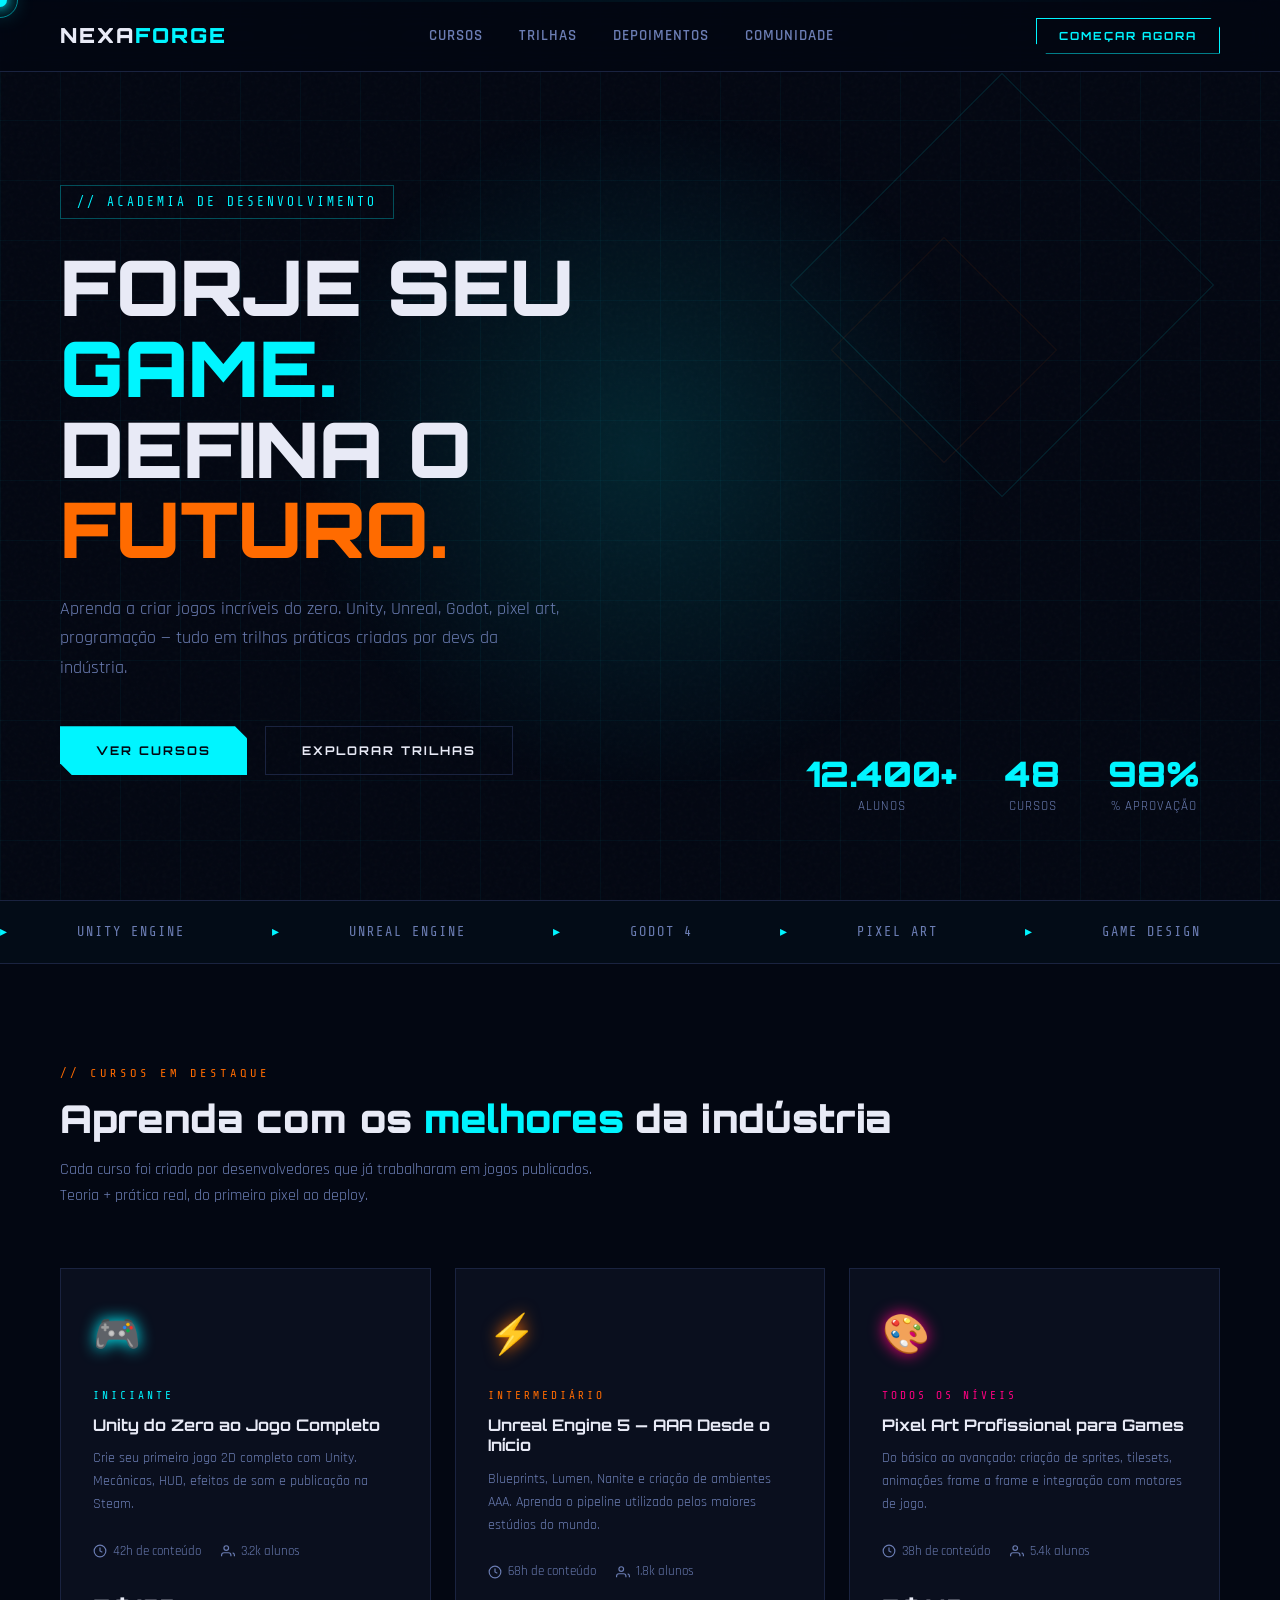
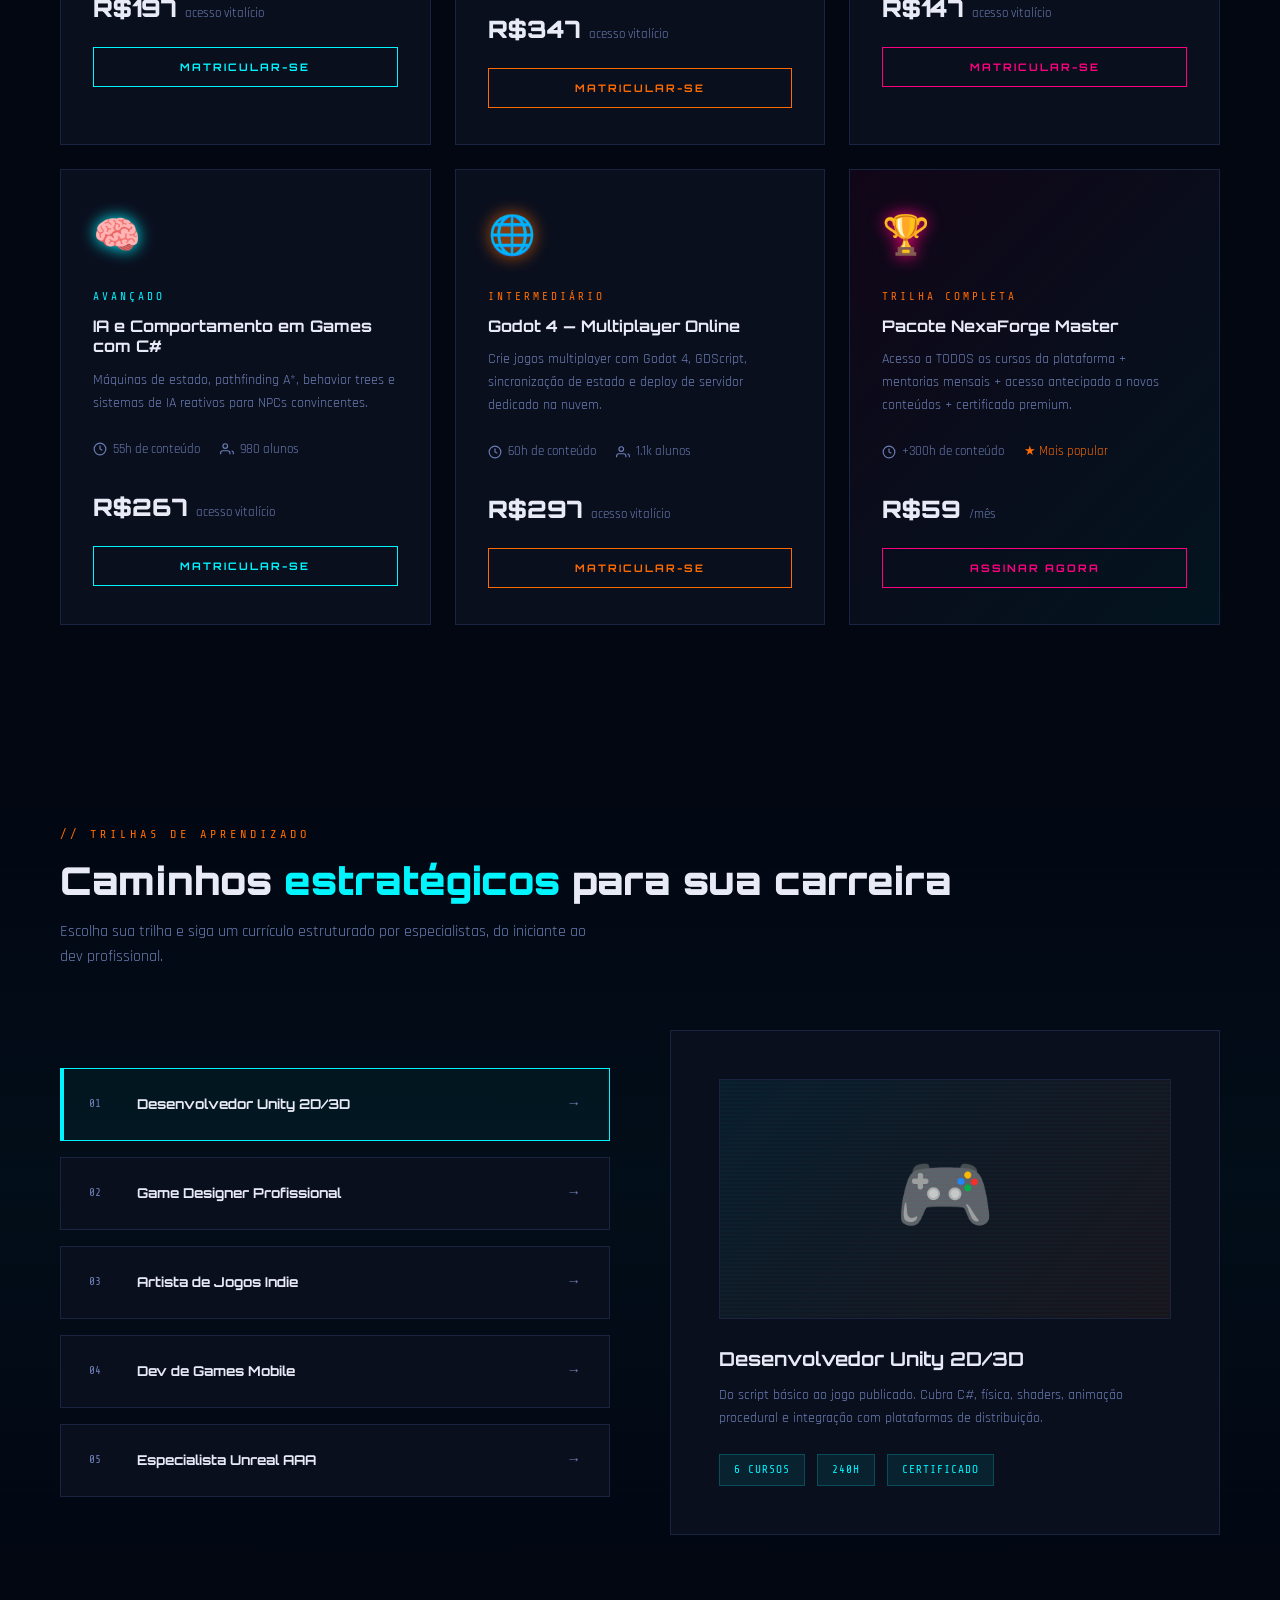
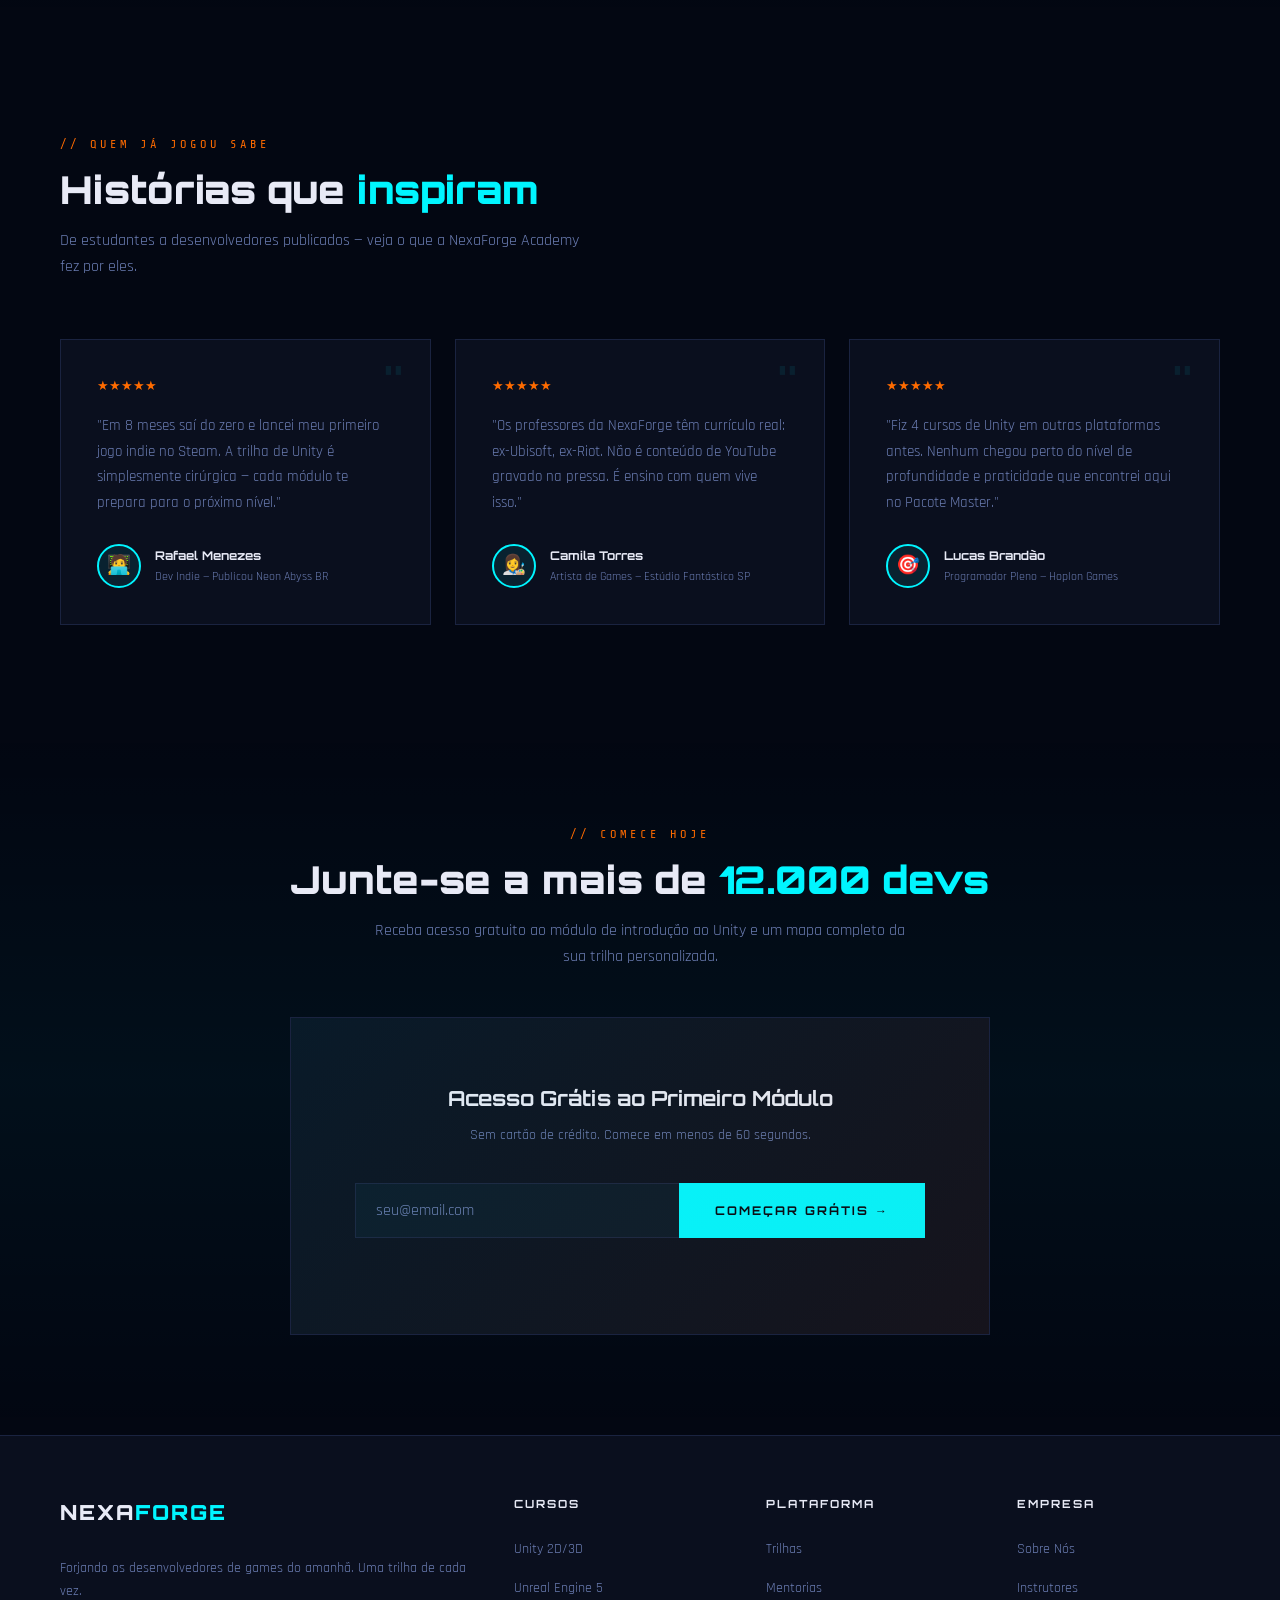
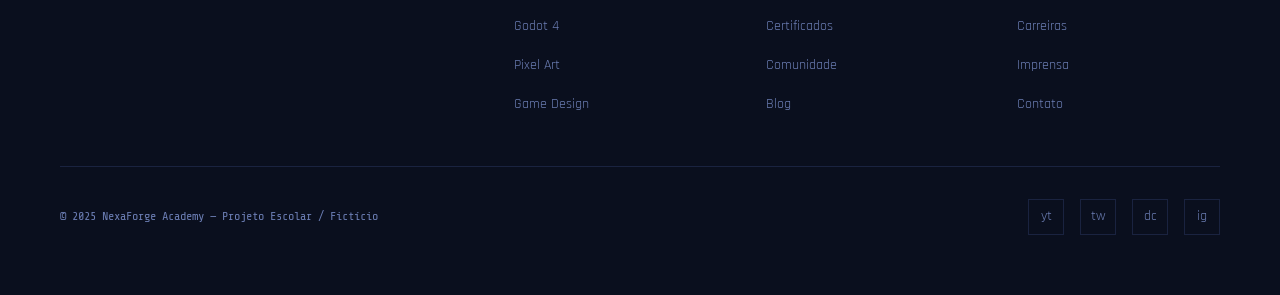
<file: nexaforge-academy.html>
<!DOCTYPE html>
<html lang="pt-BR">
<head>
<meta charset="UTF-8">
<meta name="viewport" content="width=device-width, initial-scale=1.0">
<title>NexaForge Academy — Forge Your Game</title>
<link href="https://fonts.googleapis.com/css2?family=Orbitron:wght@400;700;900&family=Rajdhani:wght@300;400;600&family=Share+Tech+Mono&display=swap" rel="stylesheet">
<style>
  :root {
    --neon-cyan: #00f5ff;
    --neon-orange: #ff6b00;
    --neon-pink: #ff0080;
    --dark-bg: #030712;
    --dark-card: #0a0f1e;
    --dark-border: #1a2340;
    --text-main: #e8eaf6;
    --text-muted: #6b7db3;
    --grid-color: rgba(0,245,255,0.04);
  }

  *, *::before, *::after { box-sizing: border-box; margin: 0; padding: 0; }

  html { scroll-behavior: smooth; }

  body {
    background-color: var(--dark-bg);
    color: var(--text-main);
    font-family: 'Rajdhani', sans-serif;
    font-size: 18px;
    line-height: 1.6;
    overflow-x: hidden;
    cursor: none;
  }

  /* ─── CUSTOM CURSOR ─── */
  #cursor {
    position: fixed; top: 0; left: 0;
    width: 14px; height: 14px;
    background: var(--neon-cyan);
    border-radius: 50%;
    pointer-events: none;
    z-index: 9999;
    transform: translate(-50%,-50%);
    transition: width .15s, height .15s, background .15s;
    box-shadow: 0 0 12px var(--neon-cyan), 0 0 24px var(--neon-cyan);
  }
  #cursor-ring {
    position: fixed; top: 0; left: 0;
    width: 36px; height: 36px;
    border: 1.5px solid rgba(0,245,255,.5);
    border-radius: 50%;
    pointer-events: none;
    z-index: 9998;
    transform: translate(-50%,-50%);
    transition: transform .08s ease-out, width .15s, height .15s;
  }
  body:has(a:hover) #cursor, body:has(button:hover) #cursor {
    width: 22px; height: 22px;
    background: var(--neon-orange);
    box-shadow: 0 0 16px var(--neon-orange);
  }

  /* ─── GRID BG ─── */
  body::before {
    content: '';
    position: fixed; inset: 0;
    background-image:
      linear-gradient(var(--grid-color) 1px, transparent 1px),
      linear-gradient(90deg, var(--grid-color) 1px, transparent 1px);
    background-size: 60px 60px;
    pointer-events: none;
    z-index: 0;
  }

  /* ─── NOISE OVERLAY ─── */
  body::after {
    content: '';
    position: fixed; inset: 0;
    background-image: url("data:image/svg+xml,%3Csvg viewBox='0 0 256 256' xmlns='http://www.w3.org/2000/svg'%3E%3Cfilter id='n'%3E%3CfeTurbulence type='fractalNoise' baseFrequency='0.9' numOctaves='4' stitchTiles='stitch'/%3E%3C/filter%3E%3Crect width='100%25' height='100%25' filter='url(%23n)' opacity='0.04'/%3E%3C/svg%3E");
    opacity: .6;
    pointer-events: none;
    z-index: 0;
  }

  section, nav, footer { position: relative; z-index: 1; }

  /* ─── NAV ─── */
  nav {
    position: fixed; top: 0; left: 0; right: 0;
    display: flex; align-items: center; justify-content: space-between;
    padding: 0 60px;
    height: 72px;
    background: rgba(3,7,18,.85);
    backdrop-filter: blur(16px);
    border-bottom: 1px solid var(--dark-border);
    z-index: 100;
    transition: box-shadow .3s;
  }
  nav.scrolled { box-shadow: 0 0 40px rgba(0,245,255,.08); }

  .logo {
    font-family: 'Orbitron', sans-serif;
    font-size: 1.3rem;
    font-weight: 900;
    letter-spacing: 2px;
    color: var(--text-main);
    text-decoration: none;
  }
  .logo span { color: var(--neon-cyan); }

  .nav-links { display: flex; gap: 36px; list-style: none; }
  .nav-links a {
    color: var(--text-muted);
    text-decoration: none;
    font-weight: 600;
    font-size: .95rem;
    letter-spacing: 1px;
    text-transform: uppercase;
    transition: color .2s;
    position: relative;
  }
  .nav-links a::after {
    content: '';
    position: absolute; bottom: -4px; left: 0; right: 0;
    height: 1px;
    background: var(--neon-cyan);
    transform: scaleX(0);
    transition: transform .2s;
  }
  .nav-links a:hover { color: var(--neon-cyan); }
  .nav-links a:hover::after { transform: scaleX(1); }

  .btn-nav {
    background: transparent;
    border: 1.5px solid var(--neon-cyan);
    color: var(--neon-cyan);
    font-family: 'Orbitron', sans-serif;
    font-size: .7rem;
    font-weight: 700;
    letter-spacing: 2px;
    text-transform: uppercase;
    padding: 10px 22px;
    cursor: none;
    transition: background .2s, box-shadow .2s, color .2s;
    clip-path: polygon(0 0, calc(100% - 10px) 0, 100% 10px, 100% 100%, 10px 100%, 0 calc(100% - 10px));
  }
  .btn-nav:hover {
    background: var(--neon-cyan);
    color: var(--dark-bg);
    box-shadow: 0 0 24px var(--neon-cyan);
  }

  /* ─── HERO ─── */
  #hero {
    min-height: 100vh;
    display: flex;
    align-items: center;
    padding: 120px 60px 60px;
    overflow: hidden;
    position: relative;
  }

  .hero-glow {
    position: absolute;
    width: 700px; height: 700px;
    border-radius: 50%;
    background: radial-gradient(circle, rgba(0,245,255,.12) 0%, transparent 70%);
    top: 50%; left: 50%;
    transform: translate(-50%,-50%);
    pointer-events: none;
    animation: pulse-glow 4s ease-in-out infinite;
  }
  @keyframes pulse-glow {
    0%, 100% { opacity: .6; transform: translate(-50%,-50%) scale(1); }
    50% { opacity: 1; transform: translate(-50%,-50%) scale(1.08); }
  }

  .hero-content { max-width: 700px; z-index: 2; }

  .hero-tag {
    display: inline-block;
    font-family: 'Share Tech Mono', monospace;
    font-size: .8rem;
    color: var(--neon-cyan);
    border: 1px solid rgba(0,245,255,.3);
    padding: 6px 16px;
    margin-bottom: 28px;
    letter-spacing: 3px;
    animation: fadeUp .6s ease both;
  }

  .hero-title {
    font-family: 'Orbitron', sans-serif;
    font-size: clamp(2.8rem, 6vw, 5.5rem);
    font-weight: 900;
    line-height: 1.05;
    margin-bottom: 24px;
    animation: fadeUp .7s .1s ease both;
  }
  .hero-title .accent { color: var(--neon-cyan); display: block; }
  .hero-title .accent2 { color: var(--neon-orange); }

  .hero-sub {
    color: var(--text-muted);
    font-size: 1.15rem;
    max-width: 500px;
    margin-bottom: 44px;
    animation: fadeUp .7s .2s ease both;
  }

  .hero-btns {
    display: flex; gap: 18px; flex-wrap: wrap;
    animation: fadeUp .7s .3s ease both;
  }

  .btn-primary {
    background: var(--neon-cyan);
    color: var(--dark-bg);
    font-family: 'Orbitron', sans-serif;
    font-size: .75rem;
    font-weight: 700;
    letter-spacing: 2px;
    text-transform: uppercase;
    padding: 16px 36px;
    border: none;
    cursor: none;
    clip-path: polygon(0 0, calc(100% - 12px) 0, 100% 12px, 100% 100%, 12px 100%, 0 calc(100% - 12px));
    transition: box-shadow .2s, transform .15s;
  }
  .btn-primary:hover {
    box-shadow: 0 0 36px var(--neon-cyan);
    transform: translateY(-2px);
  }

  .btn-secondary {
    background: transparent;
    color: var(--text-main);
    font-family: 'Orbitron', sans-serif;
    font-size: .75rem;
    font-weight: 700;
    letter-spacing: 2px;
    text-transform: uppercase;
    padding: 16px 36px;
    border: 1.5px solid var(--dark-border);
    cursor: none;
    transition: border-color .2s, color .2s;
  }
  .btn-secondary:hover {
    border-color: var(--neon-orange);
    color: var(--neon-orange);
  }

  .hero-stats {
    position: absolute; right: 80px; bottom: 80px;
    display: flex; gap: 48px;
    animation: fadeUp .7s .4s ease both;
  }
  .stat { text-align: center; }
  .stat-num {
    font-family: 'Orbitron', sans-serif;
    font-size: 2.2rem;
    font-weight: 900;
    color: var(--neon-cyan);
    display: block;
    line-height: 1;
  }
  .stat-label {
    font-size: .8rem;
    color: var(--text-muted);
    letter-spacing: 1px;
    text-transform: uppercase;
  }

  /* ─── FLOATING SHAPES ─── */
  .shape {
    position: absolute;
    pointer-events: none;
    opacity: .12;
  }
  .shape-1 {
    width: 300px; height: 300px;
    border: 1px solid var(--neon-cyan);
    transform: rotate(45deg);
    top: 15%; right: 10%;
    animation: spin-slow 20s linear infinite;
  }
  .shape-2 {
    width: 160px; height: 160px;
    border: 1px solid var(--neon-orange);
    transform: rotate(45deg);
    top: 30%; right: 20%;
    animation: spin-slow 14s linear infinite reverse;
    opacity: .08;
  }
  @keyframes spin-slow { to { transform: rotate(calc(45deg + 360deg)); } }

  /* ─── SECTIONS COMMON ─── */
  section { padding: 100px 60px; }

  .section-tag {
    font-family: 'Share Tech Mono', monospace;
    font-size: .75rem;
    color: var(--neon-orange);
    letter-spacing: 4px;
    text-transform: uppercase;
    margin-bottom: 12px;
  }
  .section-title {
    font-family: 'Orbitron', sans-serif;
    font-size: clamp(1.8rem, 3vw, 2.8rem);
    font-weight: 900;
    margin-bottom: 16px;
    line-height: 1.2;
  }
  .section-title span { color: var(--neon-cyan); }
  .section-desc {
    color: var(--text-muted);
    max-width: 540px;
    font-size: 1rem;
    margin-bottom: 60px;
  }

  /* ─── MARQUEE ─── */
  .marquee-wrap {
    overflow: hidden;
    border-top: 1px solid var(--dark-border);
    border-bottom: 1px solid var(--dark-border);
    background: rgba(0,245,255,.02);
    padding: 20px 0;
    margin-bottom: 0;
  }
  .marquee-track {
    display: flex; gap: 60px;
    width: max-content;
    animation: marquee 22s linear infinite;
    font-family: 'Share Tech Mono', monospace;
    font-size: .85rem;
    color: var(--text-muted);
    letter-spacing: 2px;
  }
  .marquee-track span { color: var(--neon-cyan); margin-right: 8px; }
  @keyframes marquee { to { transform: translateX(-50%); } }

  /* ─── COURSES ─── */
  #cursos { background: transparent; }

  .courses-grid {
    display: grid;
    grid-template-columns: repeat(auto-fit, minmax(300px, 1fr));
    gap: 24px;
  }

  .course-card {
    background: var(--dark-card);
    border: 1px solid var(--dark-border);
    padding: 36px 32px;
    position: relative;
    overflow: hidden;
    transition: border-color .25s, transform .25s, box-shadow .25s;
    cursor: none;
  }
  .course-card::before {
    content: '';
    position: absolute; top: 0; left: 0; right: 0;
    height: 2px;
    background: var(--accent, var(--neon-cyan));
    transform: scaleX(0);
    transform-origin: left;
    transition: transform .3s;
  }
  .course-card:hover { transform: translateY(-6px); border-color: var(--accent, var(--neon-cyan)); }
  .course-card:hover::before { transform: scaleX(1); }
  .course-card:hover { box-shadow: 0 16px 40px rgba(0,0,0,.4); }

  .card-icon {
    font-size: 2.4rem;
    margin-bottom: 20px;
    display: block;
    filter: drop-shadow(0 0 8px var(--accent, var(--neon-cyan)));
  }
  .card-level {
    font-family: 'Share Tech Mono', monospace;
    font-size: .7rem;
    color: var(--accent, var(--neon-cyan));
    letter-spacing: 3px;
    text-transform: uppercase;
    margin-bottom: 10px;
  }
  .card-title {
    font-family: 'Orbitron', sans-serif;
    font-size: 1rem;
    font-weight: 700;
    margin-bottom: 12px;
    line-height: 1.3;
  }
  .card-desc { color: var(--text-muted); font-size: .9rem; margin-bottom: 24px; }
  .card-meta { display: flex; gap: 20px; margin-bottom: 28px; }
  .meta-item { font-size: .8rem; color: var(--text-muted); display: flex; align-items: center; gap: 6px; }
  .meta-item svg { width: 14px; height: 14px; stroke: currentColor; fill: none; }
  .card-price {
    display: flex; align-items: baseline; gap: 8px;
    margin-bottom: 20px;
  }
  .price-val {
    font-family: 'Orbitron', sans-serif;
    font-size: 1.5rem;
    font-weight: 900;
    color: var(--text-main);
  }
  .price-period { font-size: .8rem; color: var(--text-muted); }
  .btn-card {
    width: 100%;
    background: transparent;
    border: 1px solid var(--accent, var(--neon-cyan));
    color: var(--accent, var(--neon-cyan));
    font-family: 'Orbitron', sans-serif;
    font-size: .65rem;
    font-weight: 700;
    letter-spacing: 2px;
    text-transform: uppercase;
    padding: 12px;
    cursor: none;
    transition: background .2s, color .2s;
  }
  .btn-card:hover { background: var(--accent, var(--neon-cyan)); color: var(--dark-bg); }

  /* ─── TRACKS ─── */
  #trilhas {
    background: linear-gradient(180deg, transparent 0%, rgba(0,245,255,.03) 50%, transparent 100%);
  }

  .tracks-layout { display: grid; grid-template-columns: 1fr 1fr; gap: 60px; align-items: center; }

  .track-list { display: flex; flex-direction: column; gap: 16px; }
  .track-item {
    background: var(--dark-card);
    border: 1px solid var(--dark-border);
    padding: 24px 28px;
    display: flex; align-items: center; gap: 20px;
    cursor: none;
    transition: border-color .2s, background .2s;
    position: relative;
    overflow: hidden;
  }
  .track-item.active, .track-item:hover {
    border-color: var(--neon-cyan);
    background: rgba(0,245,255,.04);
  }
  .track-item.active::after {
    content: '';
    position: absolute; left: 0; top: 0; bottom: 0;
    width: 3px;
    background: var(--neon-cyan);
  }
  .track-num {
    font-family: 'Share Tech Mono', monospace;
    font-size: .7rem;
    color: var(--text-muted);
    min-width: 28px;
  }
  .track-name {
    font-family: 'Orbitron', sans-serif;
    font-size: .85rem;
    font-weight: 700;
    flex: 1;
  }
  .track-arrow { color: var(--text-muted); font-size: .9rem; }

  .track-preview {
    background: var(--dark-card);
    border: 1px solid var(--dark-border);
    padding: 48px;
    position: relative;
    overflow: hidden;
  }
  .preview-graphic {
    width: 100%; height: 240px;
    background: linear-gradient(135deg, rgba(0,245,255,.06) 0%, rgba(255,107,0,.06) 100%);
    border: 1px solid var(--dark-border);
    display: flex; align-items: center; justify-content: center;
    font-size: 5rem;
    margin-bottom: 28px;
    position: relative;
    overflow: hidden;
  }
  .preview-graphic::before {
    content: '';
    position: absolute; inset: 0;
    background: repeating-linear-gradient(
      0deg,
      transparent,
      transparent 2px,
      rgba(0,245,255,.02) 2px,
      rgba(0,245,255,.02) 4px
    );
  }

  /* ─── TESTIMONIALS ─── */
  #depoimentos { background: transparent; }

  .testimonials-grid {
    display: grid;
    grid-template-columns: repeat(auto-fit, minmax(280px, 1fr));
    gap: 24px;
  }
  .testimonial {
    background: var(--dark-card);
    border: 1px solid var(--dark-border);
    padding: 36px;
    position: relative;
  }
  .testimonial::before {
    content: '"';
    position: absolute; top: 16px; right: 24px;
    font-family: 'Orbitron', sans-serif;
    font-size: 4rem;
    color: rgba(0,245,255,.08);
    line-height: 1;
  }
  .testimonial-text {
    color: var(--text-muted);
    font-size: .95rem;
    margin-bottom: 28px;
    line-height: 1.7;
  }
  .testimonial-author { display: flex; align-items: center; gap: 14px; }
  .author-avatar {
    width: 44px; height: 44px;
    border-radius: 50%;
    border: 2px solid var(--neon-cyan);
    display: flex; align-items: center; justify-content: center;
    font-size: 1.2rem;
    background: rgba(0,245,255,.08);
  }
  .author-name {
    font-family: 'Orbitron', sans-serif;
    font-size: .75rem;
    font-weight: 700;
    margin-bottom: 2px;
  }
  .author-role { font-size: .75rem; color: var(--text-muted); }
  .stars { color: var(--neon-orange); font-size: .8rem; margin-bottom: 16px; }

  /* ─── CTA ─── */
  #cta {
    text-align: center;
    background: linear-gradient(180deg, transparent 0%, rgba(0,245,255,.04) 50%, transparent 100%);
  }
  #cta .section-desc { margin: 0 auto 48px; }

  .cta-box {
    max-width: 700px;
    margin: 0 auto;
    background: var(--dark-card);
    border: 1px solid var(--dark-border);
    padding: 64px;
    position: relative;
    overflow: hidden;
  }
  .cta-box::before {
    content: '';
    position: absolute; inset: 0;
    background: linear-gradient(135deg, rgba(0,245,255,.05) 0%, rgba(255,107,0,.05) 100%);
    pointer-events: none;
  }
  .cta-input-row {
    display: flex; gap: 0;
    margin-top: 36px;
  }
  .cta-input {
    flex: 1;
    background: rgba(0,245,255,.04);
    border: 1.5px solid var(--dark-border);
    border-right: none;
    color: var(--text-main);
    font-family: 'Rajdhani', sans-serif;
    font-size: 1rem;
    padding: 16px 20px;
    outline: none;
    transition: border-color .2s;
  }
  .cta-input:focus { border-color: var(--neon-cyan); }
  .cta-input::placeholder { color: var(--text-muted); }

  /* ─── FOOTER ─── */
  footer {
    background: var(--dark-card);
    border-top: 1px solid var(--dark-border);
    padding: 60px;
  }
  .footer-inner {
    display: grid;
    grid-template-columns: 2fr 1fr 1fr 1fr;
    gap: 48px;
    margin-bottom: 48px;
  }
  .footer-brand .logo { display: inline-block; margin-bottom: 16px; }
  .footer-desc { color: var(--text-muted); font-size: .85rem; line-height: 1.7; }
  .footer-col-title {
    font-family: 'Orbitron', sans-serif;
    font-size: .7rem;
    font-weight: 700;
    letter-spacing: 2px;
    text-transform: uppercase;
    margin-bottom: 20px;
    color: var(--text-main);
  }
  .footer-links { list-style: none; display: flex; flex-direction: column; gap: 10px; }
  .footer-links a {
    color: var(--text-muted);
    text-decoration: none;
    font-size: .85rem;
    transition: color .2s;
  }
  .footer-links a:hover { color: var(--neon-cyan); }
  .footer-bottom {
    display: flex; justify-content: space-between; align-items: center;
    border-top: 1px solid var(--dark-border);
    padding-top: 32px;
  }
  .footer-copy {
    font-family: 'Share Tech Mono', monospace;
    font-size: .75rem;
    color: var(--text-muted);
  }
  .social-links { display: flex; gap: 16px; }
  .social-link {
    width: 36px; height: 36px;
    border: 1px solid var(--dark-border);
    display: flex; align-items: center; justify-content: center;
    color: var(--text-muted);
    text-decoration: none;
    font-size: .9rem;
    transition: border-color .2s, color .2s;
  }
  .social-link:hover { border-color: var(--neon-cyan); color: var(--neon-cyan); }

  /* ─── ANIMATIONS ─── */
  @keyframes fadeUp {
    from { opacity: 0; transform: translateY(28px); }
    to { opacity: 1; transform: translateY(0); }
  }

  .reveal {
    opacity: 0;
    transform: translateY(32px);
    transition: opacity .65s ease, transform .65s ease;
  }
  .reveal.visible { opacity: 1; transform: translateY(0); }

  /* ─── MOBILE MENU TOGGLE ─── */
  .menu-toggle {
    display: none;
    flex-direction: column;
    gap: 5px;
    background: none;
    border: none;
    cursor: none;
    padding: 4px;
  }
  .menu-toggle span {
    display: block; width: 24px; height: 2px;
    background: var(--text-main); transition: .3s;
  }

  /* ─── RESPONSIVE ─── */
  @media (max-width: 900px) {
    nav { padding: 0 24px; }
    .nav-links { display: none; }
    .menu-toggle { display: flex; }
    #hero { padding: 120px 24px 80px; }
    .hero-stats { position: static; margin-top: 48px; justify-content: flex-start; flex-wrap: wrap; }
    section { padding: 80px 24px; }
    .tracks-layout { grid-template-columns: 1fr; }
    .footer-inner { grid-template-columns: 1fr 1fr; }
    footer { padding: 40px 24px; }
  }

  /* ─── SCANLINE EFFECT ─── */
  .scanline {
    position: fixed; top: 0; left: 0; right: 0;
    height: 2px;
    background: linear-gradient(90deg, transparent, rgba(0,245,255,.08), transparent);
    pointer-events: none;
    z-index: 9990;
    animation: scanline 8s linear infinite;
    opacity: .7;
  }
  @keyframes scanline {
    from { top: -2px; }
    to { top: 100vh; }
  }
</style>
</head>
<body>

<div id="cursor"></div>
<div id="cursor-ring"></div>
<div class="scanline"></div>

<!-- NAV -->
<nav id="navbar">
  <a href="#" class="logo">NEXA<span>FORGE</span></a>
  <ul class="nav-links">
    <li><a href="#cursos">Cursos</a></li>
    <li><a href="#trilhas">Trilhas</a></li>
    <li><a href="#depoimentos">Depoimentos</a></li>
    <li><a href="#cta">Comunidade</a></li>
  </ul>
  <button class="btn-nav" onclick="document.getElementById('cta').scrollIntoView({behavior:'smooth'})">Começar Agora</button>
  <button class="menu-toggle" aria-label="Menu">
    <span></span><span></span><span></span>
  </button>
</nav>

<!-- HERO -->
<section id="hero">
  <div class="shape shape-1"></div>
  <div class="shape shape-2"></div>
  <div class="hero-glow"></div>

  <div class="hero-content">
    <div class="hero-tag">// ACADEMIA DE DESENVOLVIMENTO</div>
    <h1 class="hero-title">
      FORJE SEU
      <span class="accent">GAME.</span>
      DEFINA O <span class="accent2">FUTURO.</span>
    </h1>
    <p class="hero-sub">
      Aprenda a criar jogos incríveis do zero. Unity, Unreal, Godot, pixel art, programação — tudo em trilhas práticas criadas por devs da indústria.
    </p>
    <div class="hero-btns">
      <button class="btn-primary" onclick="document.getElementById('cursos').scrollIntoView({behavior:'smooth'})">Ver Cursos</button>
      <button class="btn-secondary" onclick="document.getElementById('trilhas').scrollIntoView({behavior:'smooth'})">Explorar Trilhas</button>
    </div>
  </div>

  <div class="hero-stats">
    <div class="stat">
      <span class="stat-num" data-target="12400">0</span>
      <span class="stat-label">Alunos</span>
    </div>
    <div class="stat">
      <span class="stat-num" data-target="48">0</span>
      <span class="stat-label">Cursos</span>
    </div>
    <div class="stat">
      <span class="stat-num" data-target="98">0</span>
      <span class="stat-label">% Aprovação</span>
    </div>
  </div>
</section>

<!-- MARQUEE -->
<div class="marquee-wrap">
  <div class="marquee-track">
    <span>▸</span> UNITY ENGINE &nbsp;&nbsp;
    <span>▸</span> UNREAL ENGINE &nbsp;&nbsp;
    <span>▸</span> GODOT 4 &nbsp;&nbsp;
    <span>▸</span> PIXEL ART &nbsp;&nbsp;
    <span>▸</span> GAME DESIGN &nbsp;&nbsp;
    <span>▸</span> C# PROGRAMMING &nbsp;&nbsp;
    <span>▸</span> 3D MODELING &nbsp;&nbsp;
    <span>▸</span> SHADERS &nbsp;&nbsp;
    <span>▸</span> MULTIPLAYER &nbsp;&nbsp;
    <span>▸</span> AI PARA GAMES &nbsp;&nbsp;
    <span>▸</span> UNITY ENGINE &nbsp;&nbsp;
    <span>▸</span> UNREAL ENGINE &nbsp;&nbsp;
    <span>▸</span> GODOT 4 &nbsp;&nbsp;
    <span>▸</span> PIXEL ART &nbsp;&nbsp;
    <span>▸</span> GAME DESIGN &nbsp;&nbsp;
    <span>▸</span> C# PROGRAMMING &nbsp;&nbsp;
    <span>▸</span> 3D MODELING &nbsp;&nbsp;
    <span>▸</span> SHADERS &nbsp;&nbsp;
    <span>▸</span> MULTIPLAYER &nbsp;&nbsp;
    <span>▸</span> AI PARA GAMES &nbsp;&nbsp;
  </div>
</div>

<!-- COURSES -->
<section id="cursos">
  <div class="section-tag">// CURSOS EM DESTAQUE</div>
  <h2 class="section-title reveal">Aprenda com os <span>melhores</span> da indústria</h2>
  <p class="section-desc reveal">Cada curso foi criado por desenvolvedores que já trabalharam em jogos publicados. Teoria + prática real, do primeiro pixel ao deploy.</p>

  <div class="courses-grid">
    <div class="course-card reveal" style="--accent: #00f5ff;">
      <span class="card-icon">🎮</span>
      <div class="card-level">Iniciante</div>
      <div class="card-title">Unity do Zero ao Jogo Completo</div>
      <p class="card-desc">Crie seu primeiro jogo 2D completo com Unity. Mecânicas, HUD, efeitos de som e publicação na Steam.</p>
      <div class="card-meta">
        <div class="meta-item">
          <svg viewBox="0 0 24 24" stroke-width="2"><circle cx="12" cy="12" r="10"/><polyline points="12 6 12 12 16 14"/></svg>
          42h de conteúdo
        </div>
        <div class="meta-item">
          <svg viewBox="0 0 24 24" stroke-width="2"><path d="M17 21v-2a4 4 0 0 0-4-4H5a4 4 0 0 0-4 4v2"/><circle cx="9" cy="7" r="4"/><path d="M23 21v-2a4 4 0 0 0-3-3.87"/></svg>
          3.2k alunos
        </div>
      </div>
      <div class="card-price">
        <span class="price-val">R$197</span>
        <span class="price-period">acesso vitalício</span>
      </div>
      <button class="btn-card">Matricular-se</button>
    </div>

    <div class="course-card reveal" style="--accent: #ff6b00;">
      <span class="card-icon">⚡</span>
      <div class="card-level">Intermediário</div>
      <div class="card-title">Unreal Engine 5 — AAA Desde o Início</div>
      <p class="card-desc">Blueprints, Lumen, Nanite e criação de ambientes AAA. Aprenda o pipeline utilizado pelos maiores estúdios do mundo.</p>
      <div class="card-meta">
        <div class="meta-item">
          <svg viewBox="0 0 24 24" stroke-width="2"><circle cx="12" cy="12" r="10"/><polyline points="12 6 12 12 16 14"/></svg>
          68h de conteúdo
        </div>
        <div class="meta-item">
          <svg viewBox="0 0 24 24" stroke-width="2"><path d="M17 21v-2a4 4 0 0 0-4-4H5a4 4 0 0 0-4 4v2"/><circle cx="9" cy="7" r="4"/><path d="M23 21v-2a4 4 0 0 0-3-3.87"/></svg>
          1.8k alunos
        </div>
      </div>
      <div class="card-price">
        <span class="price-val">R$347</span>
        <span class="price-period">acesso vitalício</span>
      </div>
      <button class="btn-card">Matricular-se</button>
    </div>

    <div class="course-card reveal" style="--accent: #ff0080;">
      <span class="card-icon">🎨</span>
      <div class="card-level">Todos os níveis</div>
      <div class="card-title">Pixel Art Profissional para Games</div>
      <p class="card-desc">Do básico ao avançado: criação de sprites, tilesets, animações frame a frame e integração com motores de jogo.</p>
      <div class="card-meta">
        <div class="meta-item">
          <svg viewBox="0 0 24 24" stroke-width="2"><circle cx="12" cy="12" r="10"/><polyline points="12 6 12 12 16 14"/></svg>
          38h de conteúdo
        </div>
        <div class="meta-item">
          <svg viewBox="0 0 24 24" stroke-width="2"><path d="M17 21v-2a4 4 0 0 0-4-4H5a4 4 0 0 0-4 4v2"/><circle cx="9" cy="7" r="4"/><path d="M23 21v-2a4 4 0 0 0-3-3.87"/></svg>
          5.4k alunos
        </div>
      </div>
      <div class="card-price">
        <span class="price-val">R$147</span>
        <span class="price-period">acesso vitalício</span>
      </div>
      <button class="btn-card">Matricular-se</button>
    </div>

    <div class="course-card reveal" style="--accent: #00f5ff;">
      <span class="card-icon">🧠</span>
      <div class="card-level">Avançado</div>
      <div class="card-title">IA e Comportamento em Games com C#</div>
      <p class="card-desc">Máquinas de estado, pathfinding A*, behavior trees e sistemas de IA reativos para NPCs convincentes.</p>
      <div class="card-meta">
        <div class="meta-item">
          <svg viewBox="0 0 24 24" stroke-width="2"><circle cx="12" cy="12" r="10"/><polyline points="12 6 12 12 16 14"/></svg>
          55h de conteúdo
        </div>
        <div class="meta-item">
          <svg viewBox="0 0 24 24" stroke-width="2"><path d="M17 21v-2a4 4 0 0 0-4-4H5a4 4 0 0 0-4 4v2"/><circle cx="9" cy="7" r="4"/><path d="M23 21v-2a4 4 0 0 0-3-3.87"/></svg>
          980 alunos
        </div>
      </div>
      <div class="card-price">
        <span class="price-val">R$267</span>
        <span class="price-period">acesso vitalício</span>
      </div>
      <button class="btn-card">Matricular-se</button>
    </div>

    <div class="course-card reveal" style="--accent: #ff6b00;">
      <span class="card-icon">🌐</span>
      <div class="card-level">Intermediário</div>
      <div class="card-title">Godot 4 — Multiplayer Online</div>
      <p class="card-desc">Crie jogos multiplayer com Godot 4, GDScript, sincronização de estado e deploy de servidor dedicado na nuvem.</p>
      <div class="card-meta">
        <div class="meta-item">
          <svg viewBox="0 0 24 24" stroke-width="2"><circle cx="12" cy="12" r="10"/><polyline points="12 6 12 12 16 14"/></svg>
          60h de conteúdo
        </div>
        <div class="meta-item">
          <svg viewBox="0 0 24 24" stroke-width="2"><path d="M17 21v-2a4 4 0 0 0-4-4H5a4 4 0 0 0-4 4v2"/><circle cx="9" cy="7" r="4"/><path d="M23 21v-2a4 4 0 0 0-3-3.87"/></svg>
          1.1k alunos
        </div>
      </div>
      <div class="card-price">
        <span class="price-val">R$297</span>
        <span class="price-period">acesso vitalício</span>
      </div>
      <button class="btn-card">Matricular-se</button>
    </div>

    <div class="course-card reveal" style="--accent: #ff0080; background: linear-gradient(135deg, rgba(255,0,128,.06) 0%, rgba(0,245,255,.06) 100%);">
      <span class="card-icon">🏆</span>
      <div class="card-level" style="color: var(--neon-orange);">Trilha Completa</div>
      <div class="card-title">Pacote NexaForge Master</div>
      <p class="card-desc">Acesso a TODOS os cursos da plataforma + mentorias mensais + acesso antecipado a novos conteúdos + certificado premium.</p>
      <div class="card-meta">
        <div class="meta-item">
          <svg viewBox="0 0 24 24" stroke-width="2"><circle cx="12" cy="12" r="10"/><polyline points="12 6 12 12 16 14"/></svg>
          +300h de conteúdo
        </div>
        <div class="meta-item" style="color: var(--neon-orange);">★ Mais popular</div>
      </div>
      <div class="card-price">
        <span class="price-val">R$59</span>
        <span class="price-period">/mês</span>
      </div>
      <button class="btn-card" style="--accent: #ff0080;">Assinar Agora</button>
    </div>
  </div>
</section>

<!-- TRILHAS -->
<section id="trilhas">
  <div class="section-tag">// TRILHAS DE APRENDIZADO</div>
  <h2 class="section-title reveal">Caminhos <span>estratégicos</span> para sua carreira</h2>
  <p class="section-desc reveal">Escolha sua trilha e siga um currículo estruturado por especialistas, do iniciante ao dev profissional.</p>

  <div class="tracks-layout">
    <div class="track-list" id="trackList">
      <div class="track-item active reveal" data-track="0">
        <span class="track-num">01</span>
        <span class="track-name">Desenvolvedor Unity 2D/3D</span>
        <span class="track-arrow">→</span>
      </div>
      <div class="track-item reveal" data-track="1">
        <span class="track-num">02</span>
        <span class="track-name">Game Designer Profissional</span>
        <span class="track-arrow">→</span>
      </div>
      <div class="track-item reveal" data-track="2">
        <span class="track-num">03</span>
        <span class="track-name">Artista de Jogos Indie</span>
        <span class="track-arrow">→</span>
      </div>
      <div class="track-item reveal" data-track="3">
        <span class="track-num">04</span>
        <span class="track-name">Dev de Games Mobile</span>
        <span class="track-arrow">→</span>
      </div>
      <div class="track-item reveal" data-track="4">
        <span class="track-num">05</span>
        <span class="track-name">Especialista Unreal AAA</span>
        <span class="track-arrow">→</span>
      </div>
    </div>

    <div class="track-preview reveal" id="trackPreview">
      <div class="preview-graphic" id="previewIcon">🎮</div>
      <h3 class="card-title" id="previewTitle" style="font-size:1.2rem; margin-bottom:12px;">Desenvolvedor Unity 2D/3D</h3>
      <p class="card-desc" id="previewDesc">Do script básico ao jogo publicado. Cubra C#, física, shaders, animação procedural e integração com plataformas de distribuição.</p>
      <div style="display:flex; gap:12px; margin-top:20px; flex-wrap:wrap;">
        <span style="background:rgba(0,245,255,.08); border:1px solid rgba(0,245,255,.2); color:var(--neon-cyan); font-family:'Share Tech Mono',monospace; font-size:.7rem; padding:6px 14px; letter-spacing:1px;">6 CURSOS</span>
        <span style="background:rgba(0,245,255,.08); border:1px solid rgba(0,245,255,.2); color:var(--neon-cyan); font-family:'Share Tech Mono',monospace; font-size:.7rem; padding:6px 14px; letter-spacing:1px;">240H</span>
        <span style="background:rgba(0,245,255,.08); border:1px solid rgba(0,245,255,.2); color:var(--neon-cyan); font-family:'Share Tech Mono',monospace; font-size:.7rem; padding:6px 14px; letter-spacing:1px;">CERTIFICADO</span>
      </div>
    </div>
  </div>
</section>

<!-- TESTIMONIALS -->
<section id="depoimentos">
  <div class="section-tag">// QUEM JÁ JOGOU SABE</div>
  <h2 class="section-title reveal">Histórias que <span>inspiram</span></h2>
  <p class="section-desc reveal">De estudantes a desenvolvedores publicados — veja o que a NexaForge Academy fez por eles.</p>

  <div class="testimonials-grid">
    <div class="testimonial reveal">
      <div class="stars">★★★★★</div>
      <p class="testimonial-text">"Em 8 meses saí do zero e lancei meu primeiro jogo indie no Steam. A trilha de Unity é simplesmente cirúrgica — cada módulo te prepara para o próximo nível."</p>
      <div class="testimonial-author">
        <div class="author-avatar">🧑‍💻</div>
        <div>
          <div class="author-name">Rafael Menezes</div>
          <div class="author-role">Dev Indie — Publicou Neon Abyss BR</div>
        </div>
      </div>
    </div>

    <div class="testimonial reveal">
      <div class="stars">★★★★★</div>
      <p class="testimonial-text">"Os professores da NexaForge têm currículo real: ex-Ubisoft, ex-Riot. Não é conteúdo de YouTube gravado na pressa. É ensino com quem vive isso."</p>
      <div class="testimonial-author">
        <div class="author-avatar">👩‍🎨</div>
        <div>
          <div class="author-name">Camila Torres</div>
          <div class="author-role">Artista de Games — Estúdio Fantástico SP</div>
        </div>
      </div>
    </div>

    <div class="testimonial reveal">
      <div class="stars">★★★★★</div>
      <p class="testimonial-text">"Fiz 4 cursos de Unity em outras plataformas antes. Nenhum chegou perto do nível de profundidade e praticidade que encontrei aqui no Pacote Master."</p>
      <div class="testimonial-author">
        <div class="author-avatar">🎯</div>
        <div>
          <div class="author-name">Lucas Brandão</div>
          <div class="author-role">Programador Pleno — Hoplon Games</div>
        </div>
      </div>
    </div>
  </div>
</section>

<!-- CTA -->
<section id="cta">
  <div class="section-tag">// COMECE HOJE</div>
  <h2 class="section-title reveal">Junte-se a mais de <span>12.000 devs</span></h2>
  <p class="section-desc reveal">Receba acesso gratuito ao módulo de introdução ao Unity e um mapa completo da sua trilha personalizada.</p>

  <div class="cta-box reveal">
    <h3 style="font-family:'Orbitron',sans-serif; font-size:1.3rem; margin-bottom:8px;">Acesso Grátis ao Primeiro Módulo</h3>
    <p style="color:var(--text-muted); font-size:.9rem;">Sem cartão de crédito. Comece em menos de 60 segundos.</p>
    <div class="cta-input-row">
      <input class="cta-input" type="email" placeholder="seu@email.com" id="emailInput">
      <button class="btn-primary" style="clip-path:none; white-space:nowrap;" onclick="handleCTA()">Começar Grátis →</button>
    </div>
    <p id="cta-feedback" style="margin-top:12px; font-family:'Share Tech Mono',monospace; font-size:.75rem; color:var(--neon-cyan); min-height:20px;"></p>
  </div>
</section>

<!-- FOOTER -->
<footer>
  <div class="footer-inner">
    <div class="footer-brand">
      <a href="#" class="logo">NEXA<span>FORGE</span></a>
      <p class="footer-desc" style="margin-top:12px;">Forjando os desenvolvedores de games do amanhã. Uma trilha de cada vez.</p>
    </div>
    <div>
      <div class="footer-col-title">Cursos</div>
      <ul class="footer-links">
        <li><a href="#">Unity 2D/3D</a></li>
        <li><a href="#">Unreal Engine 5</a></li>
        <li><a href="#">Godot 4</a></li>
        <li><a href="#">Pixel Art</a></li>
        <li><a href="#">Game Design</a></li>
      </ul>
    </div>
    <div>
      <div class="footer-col-title">Plataforma</div>
      <ul class="footer-links">
        <li><a href="#">Trilhas</a></li>
        <li><a href="#">Mentorias</a></li>
        <li><a href="#">Certificados</a></li>
        <li><a href="#">Comunidade</a></li>
        <li><a href="#">Blog</a></li>
      </ul>
    </div>
    <div>
      <div class="footer-col-title">Empresa</div>
      <ul class="footer-links">
        <li><a href="#">Sobre Nós</a></li>
        <li><a href="#">Instrutores</a></li>
        <li><a href="#">Carreiras</a></li>
        <li><a href="#">Imprensa</a></li>
        <li><a href="#">Contato</a></li>
      </ul>
    </div>
  </div>

  <div class="footer-bottom">
    <p class="footer-copy">© 2025 NexaForge Academy — Projeto Escolar / Fictício</p>
    <div class="social-links">
      <a href="#" class="social-link">yt</a>
      <a href="#" class="social-link">tw</a>
      <a href="#" class="social-link">dc</a>
      <a href="#" class="social-link">ig</a>
    </div>
  </div>
</footer>

<script>
  // ─── CURSOR ───
  const cursor = document.getElementById('cursor');
  const ring = document.getElementById('cursor-ring');
  let mx = 0, my = 0, rx = 0, ry = 0;
  document.addEventListener('mousemove', e => { mx = e.clientX; my = e.clientY; });
  function animateCursor() {
    cursor.style.left = mx + 'px'; cursor.style.top = my + 'px';
    rx += (mx - rx) * .12; ry += (my - ry) * .12;
    ring.style.left = rx + 'px'; ring.style.top = ry + 'px';
    requestAnimationFrame(animateCursor);
  }
  animateCursor();

  // ─── NAV SCROLL ───
  const navbar = document.getElementById('navbar');
  window.addEventListener('scroll', () => {
    navbar.classList.toggle('scrolled', window.scrollY > 60);
  });

  // ─── REVEAL ON SCROLL ───
  const reveals = document.querySelectorAll('.reveal');
  const observer = new IntersectionObserver(entries => {
    entries.forEach((e, i) => {
      if (e.isIntersecting) {
        const idx = [...reveals].indexOf(e.target);
        e.target.style.transitionDelay = (idx % 4) * 0.08 + 's';
        e.target.classList.add('visible');
        observer.unobserve(e.target);
      }
    });
  }, { threshold: 0.15 });
  reveals.forEach(r => observer.observe(r));

  // ─── COUNTER ANIMATION ───
  const counters = document.querySelectorAll('[data-target]');
  const counterObserver = new IntersectionObserver(entries => {
    entries.forEach(e => {
      if (e.isIntersecting) {
        const el = e.target;
        const target = +el.dataset.target;
        const suffix = target === 98 ? '%' : target > 100 ? '+' : '';
        let cur = 0;
        const step = target / 60;
        const timer = setInterval(() => {
          cur = Math.min(cur + step, target);
          el.textContent = Math.floor(cur).toLocaleString('pt-BR') + suffix;
          if (cur >= target) clearInterval(timer);
        }, 25);
        counterObserver.unobserve(el);
      }
    });
  }, { threshold: 0.5 });
  counters.forEach(c => counterObserver.observe(c));

  // ─── TRACK SWITCHER ───
  const tracks = [
    { icon: '🎮', title: 'Desenvolvedor Unity 2D/3D', desc: 'Do script básico ao jogo publicado. Cubra C#, física, shaders, animação procedural e integração com plataformas de distribuição.', courses: '6 CURSOS', hours: '240H' },
    { icon: '📐', title: 'Game Designer Profissional', desc: 'Level design, balancing, sistemas de progressão, UX para jogos e documentação GDD de nível profissional.', courses: '4 CURSOS', hours: '160H' },
    { icon: '🖌️', title: 'Artista de Jogos Indie', desc: 'Pixel art, conceito 2D, animação frame a frame e integração de assets em motores como Unity e Godot.', courses: '5 CURSOS', hours: '195H' },
    { icon: '📱', title: 'Dev de Games Mobile', desc: 'Unity para iOS e Android, monetização, notificações push, analytics e publicação nas lojas de app.', courses: '4 CURSOS', hours: '175H' },
    { icon: '⚡', title: 'Especialista Unreal AAA', desc: 'Blueprints avançados, C++ para Unreal, Lumen, Nanite, Chaos Physics e pipeline AAA completo.', courses: '7 CURSOS', hours: '310H' },
  ];

  document.getElementById('trackList').addEventListener('click', e => {
    const item = e.target.closest('.track-item');
    if (!item) return;
    document.querySelectorAll('.track-item').forEach(t => t.classList.remove('active'));
    item.classList.add('active');
    const idx = +item.dataset.track;
    const t = tracks[idx];
    document.getElementById('previewIcon').textContent = t.icon;
    document.getElementById('previewTitle').textContent = t.title;
    document.getElementById('previewDesc').textContent = t.desc;
  });

  // ─── CTA ───
  function handleCTA() {
    const email = document.getElementById('emailInput').value;
    const fb = document.getElementById('cta-feedback');
    if (!email || !email.includes('@')) {
      fb.style.color = 'var(--neon-pink)';
      fb.textContent = '> ERRO: insira um e-mail válido.';
      return;
    }
    fb.style.color = 'var(--neon-cyan)';
    fb.textContent = '> ACESSO LIBERADO! Verifique seu e-mail em instantes. ✓';
    document.getElementById('emailInput').value = '';
  }
  document.getElementById('emailInput').addEventListener('keydown', e => {
    if (e.key === 'Enter') handleCTA();
  });
</script>
</body>
</html>
</file>
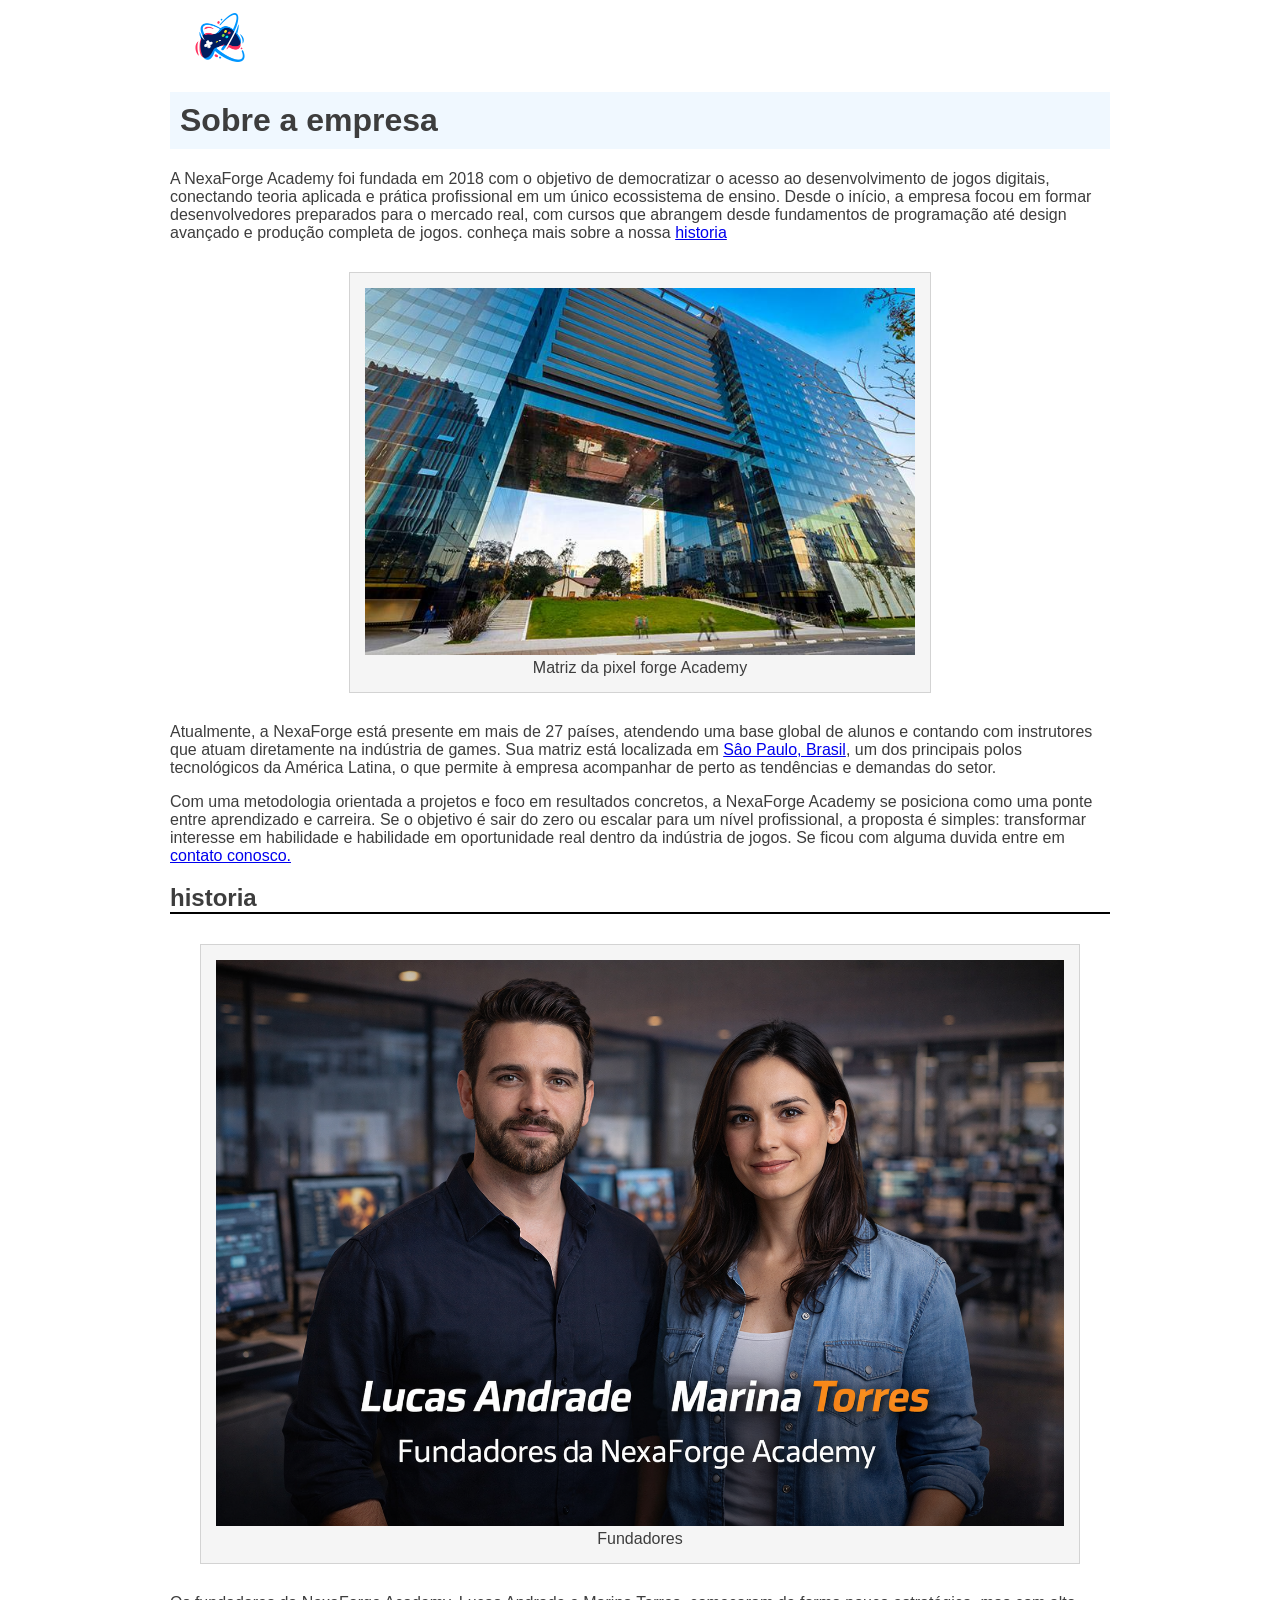
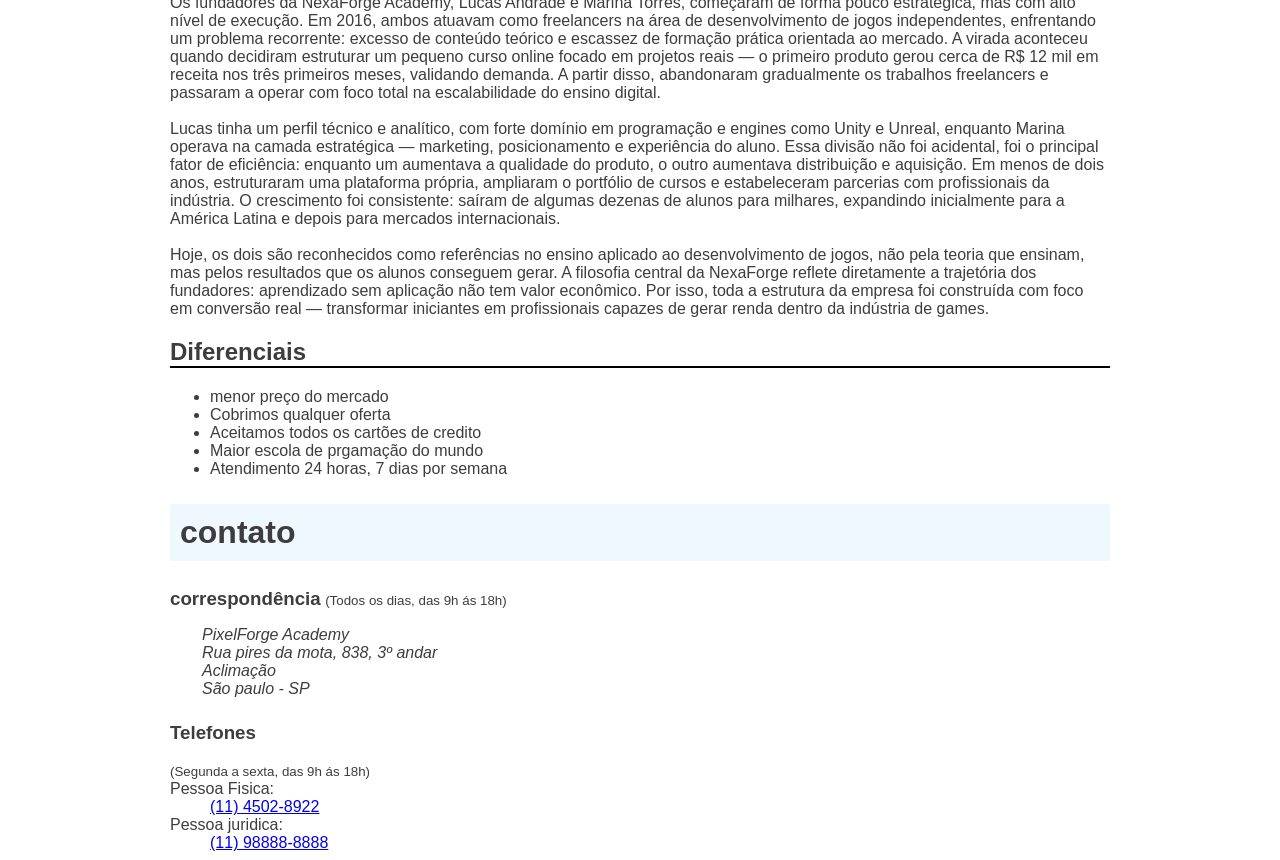
<file: Sobre.html>
<!DOCTYPE html>
 <html lang="pt-Br">

 <head>
 <Meta charset="Utf-8">
 <title>PixelForge | sobre nós 

 </title>
 <link rel="incon" href="Logo.png">
 <link rel="stylesheet" href="Sobre.css">
 </head>

 <body>
 <img src="Logo.png" alt="Logo da empresa">

 <H1 class="titulo">Sobre a empresa</H1>
  <p>
    A NexaForge Academy foi fundada em 2018 com o objetivo de democratizar o acesso ao desenvolvimento de jogos digitais,
    conectando teoria aplicada e prática profissional em um único ecossistema de ensino. Desde o início, a empresa focou em formar desenvolvedores preparados
    para o mercado real, com cursos que abrangem desde fundamentos de programação 
    até design avançado e produção completa de jogos.
    conheça mais sobre a nossa <a href="#historia"> historia</a></p>

 <figure class="matriz-empresa">
 <img src="Frente.jpg" alt="Frente da empresa">
 <figcaption>
  Matriz da pixel forge Academy
 </figcaption>
 </figure>

 <p>
    Atualmente, a NexaForge está presente em mais de 27 países, atendendo uma base global de alunos 
    e contando com instrutores que atuam diretamente na indústria de games.
    Sua matriz está localizada em <a href="https://maps.app.goo.gl/EfpGDqk9CHaYWBos6"> Sâo Paulo, Brasil</a>, um dos principais polos tecnológicos da 
    América Latina, o que permite à empresa acompanhar de perto as tendências e demandas do setor.</p>

  <p>
    Com uma metodologia orientada a projetos e foco em resultados concretos, a NexaForge Academy se posiciona 
    como uma ponte entre aprendizado e carreira. Se o objetivo é sair do zero ou escalar para um nível profissional, a proposta é 
    simples: transformar interesse em habilidade e habilidade em oportunidade real dentro da indústria de jogos.
    Se ficou com alguma duvida entre em <a href="index.html"> contato conosco. </a></p>


 <H2 id="historia" class ="subtitulo">historia</H2> 

 <figure class="Fundadores">
 <img src="Fundadores.png" alt="Fundadores">

 <figcaption>
  Fundadores
 </figcaption>
 </figure>

 <p>
        Os fundadores da NexaForge Academy, Lucas Andrade e Marina Torres, começaram de forma pouco estratégica, mas com alto nível de execução.
       Em 2016, ambos atuavam como freelancers na área de desenvolvimento de jogos independentes, enfrentando um problema recorrente: 
       excesso de conteúdo teórico e escassez de formação prática orientada ao mercado. A virada aconteceu quando decidiram estruturar 
       um pequeno curso online focado em projetos reais — o primeiro produto gerou cerca de R$ 12 mil em receita nos três primeiros meses, validando demanda. 
        A partir disso, abandonaram gradualmente os trabalhos freelancers e passaram a operar com foco total na escalabilidade do ensino digital.<br> <br>

        Lucas tinha um perfil técnico e analítico, com forte domínio em programação e engines como Unity e Unreal, enquanto Marina operava  
       na camada estratégica — marketing, posicionamento e experiência do aluno. Essa divisão não foi acidental, foi o principal fator de eficiência: 
       enquanto um aumentava a qualidade do produto, o outro aumentava distribuição e aquisição. Em menos de dois anos, estruturaram uma plataforma própria, ampliaram
       o portfólio de cursos e estabeleceram parcerias com profissionais da indústria. O crescimento foi consistente: saíram de algumas dezenas de 
       alunos para milhares, expandindo inicialmente para a América Latina e depois para mercados internacionais.<br> <br>

     Hoje, os dois são reconhecidos como referências no ensino aplicado ao desenvolvimento de jogos, não pela teoria que ensinam, mas pelos resultados 
    que os alunos conseguem gerar. A filosofia central da NexaForge reflete diretamente a trajetória dos fundadores: aprendizado sem aplicação não tem valor econômico. 
    Por isso, toda a estrutura da empresa foi construída com foco em conversão real — transformar iniciantes 
    em profissionais capazes de gerar renda dentro da indústria de games.</p>

 <h2 id="diferenciais" class="subtitulo"> Diferenciais </h2>

    <ul>
      <li>menor preço do mercado</li>
      <li>Cobrimos qualquer oferta</li>
      <li>Aceitamos todos os cartões de credito</li>
      <li>Maior escola de prgamação do mundo</li>
      <li>Atendimento 24 horas, 7 dias por semana</li>                          
    </ul>

  <h2 class="titulo">contato</h2>

  <h3 class="contato__subtítulo">correspondência</h3>
    <small>(Todos os dias, das 9h ás 18h)</small>
     <address class="contato__info">
      PixelForge Academy
    <br>
    Rua pires da mota, 838, 3º andar
    <br>
    Aclimação
    <br>
    São paulo - SP
      </address>

  <h3>Telefones</h3>
  <small>(Segunda a sexta, das 9h ás 18h)</small>
  <dt>Pessoa Fisica:</dt>
  <dd>
    <a href="tel://114002-8922">(11) 4502-8922</a>
  </dd>

  <dt>Pessoa juridica:</dt>
  <dd>
    <a href="tel://1198888-8888"> (11) 98888-8888</a>
  </dd>
  
 </body>
 </html>
</file>
<file: Sobre.css>
body {
    Font-family: "helvetica", "lucida grande", sans-serif;
    color: #3d3d3d;

    width: 940px;
    margin-left: auto;
    margin-right: auto;


 }

 /*h1 virou .titulo */
 .titulo {
    background-color: aliceblue;
    /* espacamento interno*/
    padding: 10px;
    /*tamanho da letra*/
    font-size: 32px;
 }


 /* h2 virou .subtitulo*/
 .subtitulo {
 border-bottom: 2PX solid black;
 }

 figure {
 margin: 30px;
 padding: 15px;

 text-align: center ;
 background-color: whitesmoke;
 border: 1px solid lightgrey;
 }

 img{
    width: 100px;
    margin-left: auto;
    margin-right: auto;
 }

 figure img { 
 /*ocupa 100% da largura do elemento pai*/
 width: 100%;
 }
 
 .matriz-empresa{
 width: 550px;
 margin-left: auto ;
 margin-right: auto;
 }  

 .fundadores{
 width: 275px;
 float: right;
 }

 .contato__subtítulo{
   display: inline;
}
 
.contato__info{
   margin: 16px 0 24px;
   padding-left: 32px;
}
</file>
